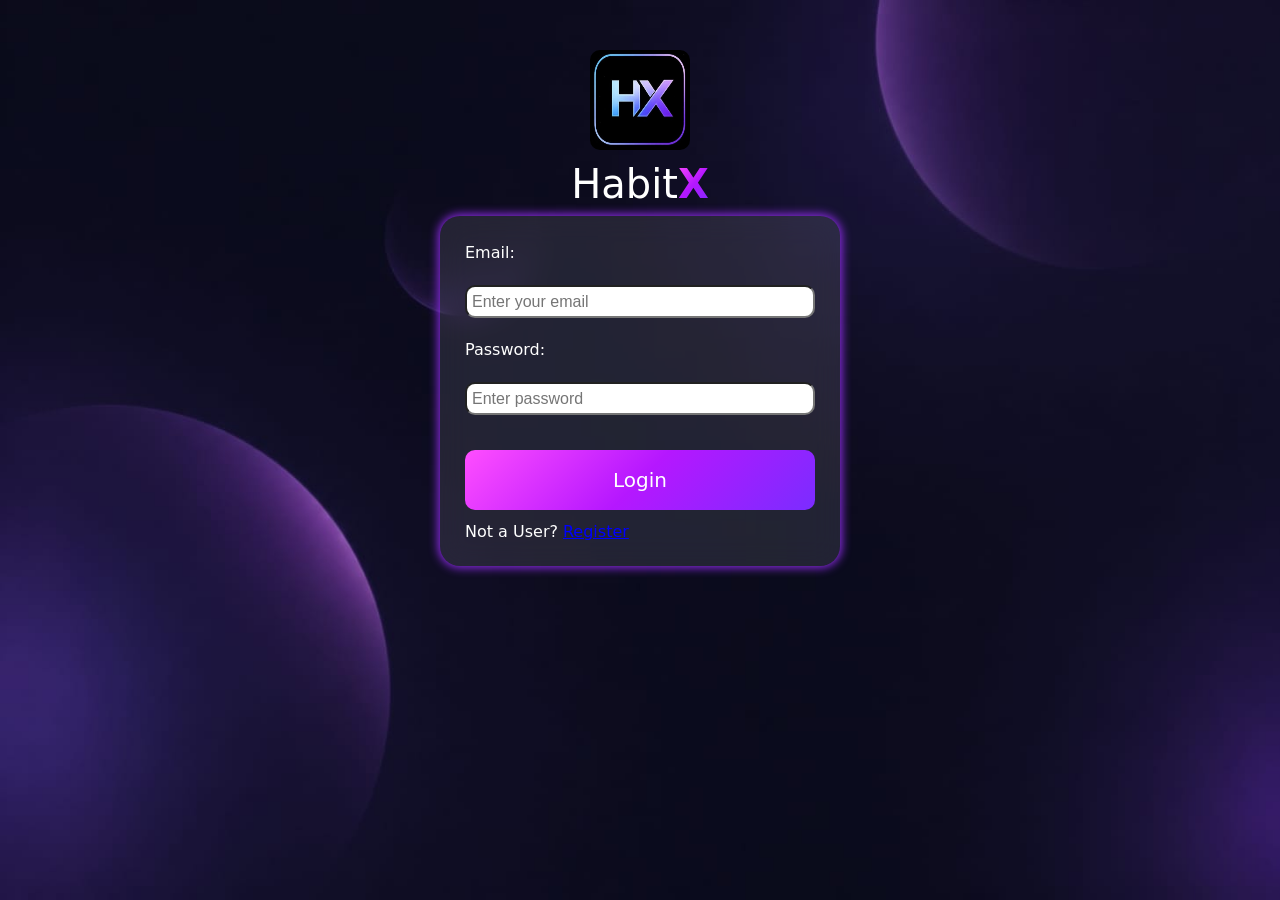
<file: index.html>
<!DOCTYPE html>

<html lang="en">

<head>
    <meta charset="UTF-8">
    <meta name="viewport" content="width=device-width, initial-scale=1.0">

    <title>Login Page</title>

    <link rel="stylesheet" href="Project/CSS/LoginStyle.css">

    <link href="https://cdn.jsdelivr.net/npm/bootstrap@5.3.8/dist/css/bootstrap.min.css" rel="stylesheet" integrity="sha384-sRIl4kxILFvY47J16cr9ZwB07vP4J8+LH7qKQnuqkuIAvNWLzeN8tE5YBujZqJLB" crossorigin="anonymous">

</head>

<body>

    <img id="logo-img" src="Project/Images/HabitX-logo.jpeg" alt="">

    <h1>Habit<span>X</span></h1>

    <form action="Project/HTML/Home.html" method="get" id="login-box">

        <label for="">Email: </label> 
        <input class="input-text" type="email" placeholder="Enter your email">
        <label for="">Password:</label>
        <input class="input-text" type="password" placeholder="Enter password">
        <input id="login-btn" type="submit" value="Login">
        
        <div id="Registerlink-div">
            <p>Not a User?<a href="Project/HTML/Registration.html">Register</a></p>
        </div>

    </form>

</body>

</html>
</file>
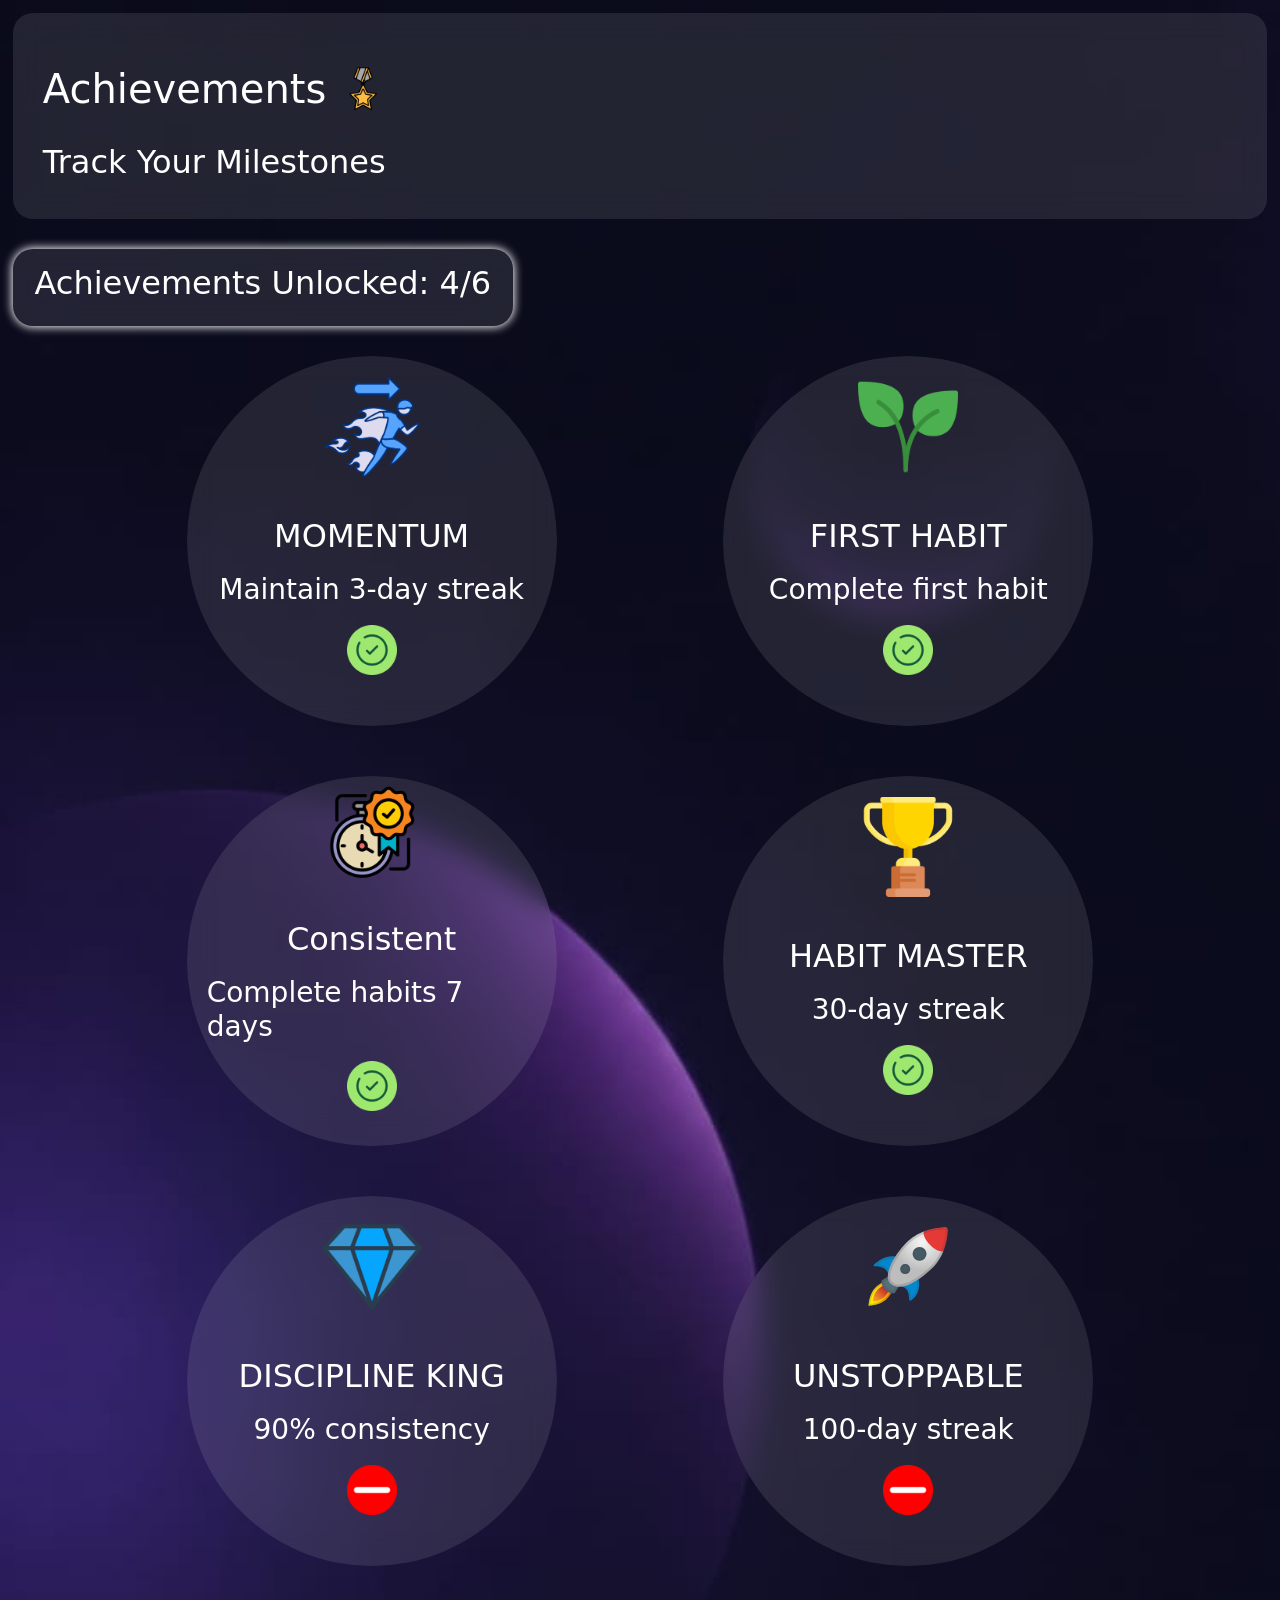
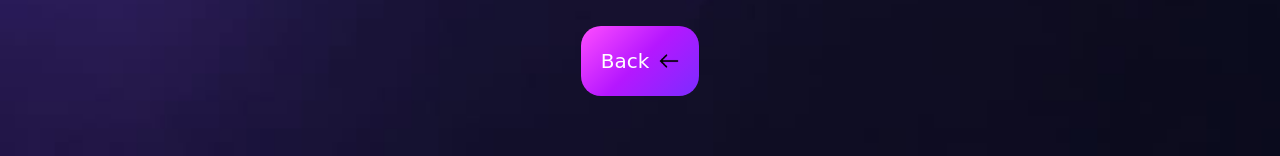
<file: Project/HTML/Achievement.html>
<!DOCTYPE html>
<html lang="en">
<head>
    <meta charset="UTF-8">
    <meta name="viewport" content="width=device-width, initial-scale=1.0">
    <title>Achievement Page</title>

    <link href="https://cdn.jsdelivr.net/npm/bootstrap@5.3.8/dist/css/bootstrap.min.css" rel="stylesheet" integrity="sha384-sRIl4kxILFvY47J16cr9ZwB07vP4J8+LH7qKQnuqkuIAvNWLzeN8tE5YBujZqJLB" crossorigin="anonymous">

    <link rel="stylesheet" href="../CSS/AchievementStyle.css">

</head>
<body>

    <div id="header-div">
        <div id="header">
            <h1>Achievements</h1><img src="../Images/achievement-icon.png"  alt="">
        </div>
        <h2>Track Your Milestones</h2>
    </div>

    <div class="achievement-unlocked">
        <h2>Achievements Unlocked: 4/6 </h2>
    </div>

    <div class="container">

        <div class="row achievement-div">

            <div class="col-md-4 achievement-cards completed"> 
                <img src="../Images/Momentum-icon.png" alt="">
                <h2>MOMENTUM</h2>
                <h3>Maintain 3-day streak</h3>
                <img src="../Images/completed-icon.png" alt="" id="completed-incomplete">
            </div>

            <div class="col-md-4 achievement-cards completed"> 
               <img src="../Images/First-Habit-icon.png" alt="">
               <h2>FIRST HABIT</h2>
               <h3>Complete first habit</h3>
               <img src="../Images/completed-icon.png" alt="" id="completed-incomplete">
            </div>

            <div class="col-md-4 achievement-cards completed"> 
               <img src="../Images/consistent-achievement-icon.png" alt="">
               <h2>Consistent</h2>
               <h3>Complete habits 7 days</h3>
               <img src="../Images/completed-icon.png" alt="" id="completed-incomplete">
            </div>

            <div class="col-md-4 achievement-cards completed"> 
               <img src="../Images/Habit-Master-icon.png" alt="">
               <h2>HABIT MASTER</h2>
               <h3>30-day streak</h3>
               <img src="../Images/completed-icon.png" alt="" id="completed-incomplete">
            </div>

            <div class="col-md-4 achievement-cards incomplete"> 
               <img src="../Images/Discipline-king-icon.png" alt="">
               <h2>DISCIPLINE KING</h2>
               <h3>90% consistency</h3>
               <img src="../Images/incomplete-icon.webp" alt="" id="completed-incomplete">
            </div>

            <div class="col-md-4 achievement-cards incomplete"> 
               <img src="../Images/Unstoppable-icon.svg" alt="">
               <h2>UNSTOPPABLE</h2>
               <h3>100-day streak</h3>
               <img src="../Images/incomplete-icon.webp" alt="" id="completed-incomplete">
            </div>

        </div>

    </div>

    <div id="Back-div">
        <a href="./Home.html">Back <img src="../Images/return-icon.png" alt=""></a>
    </div>

</body>
</html>
</file>
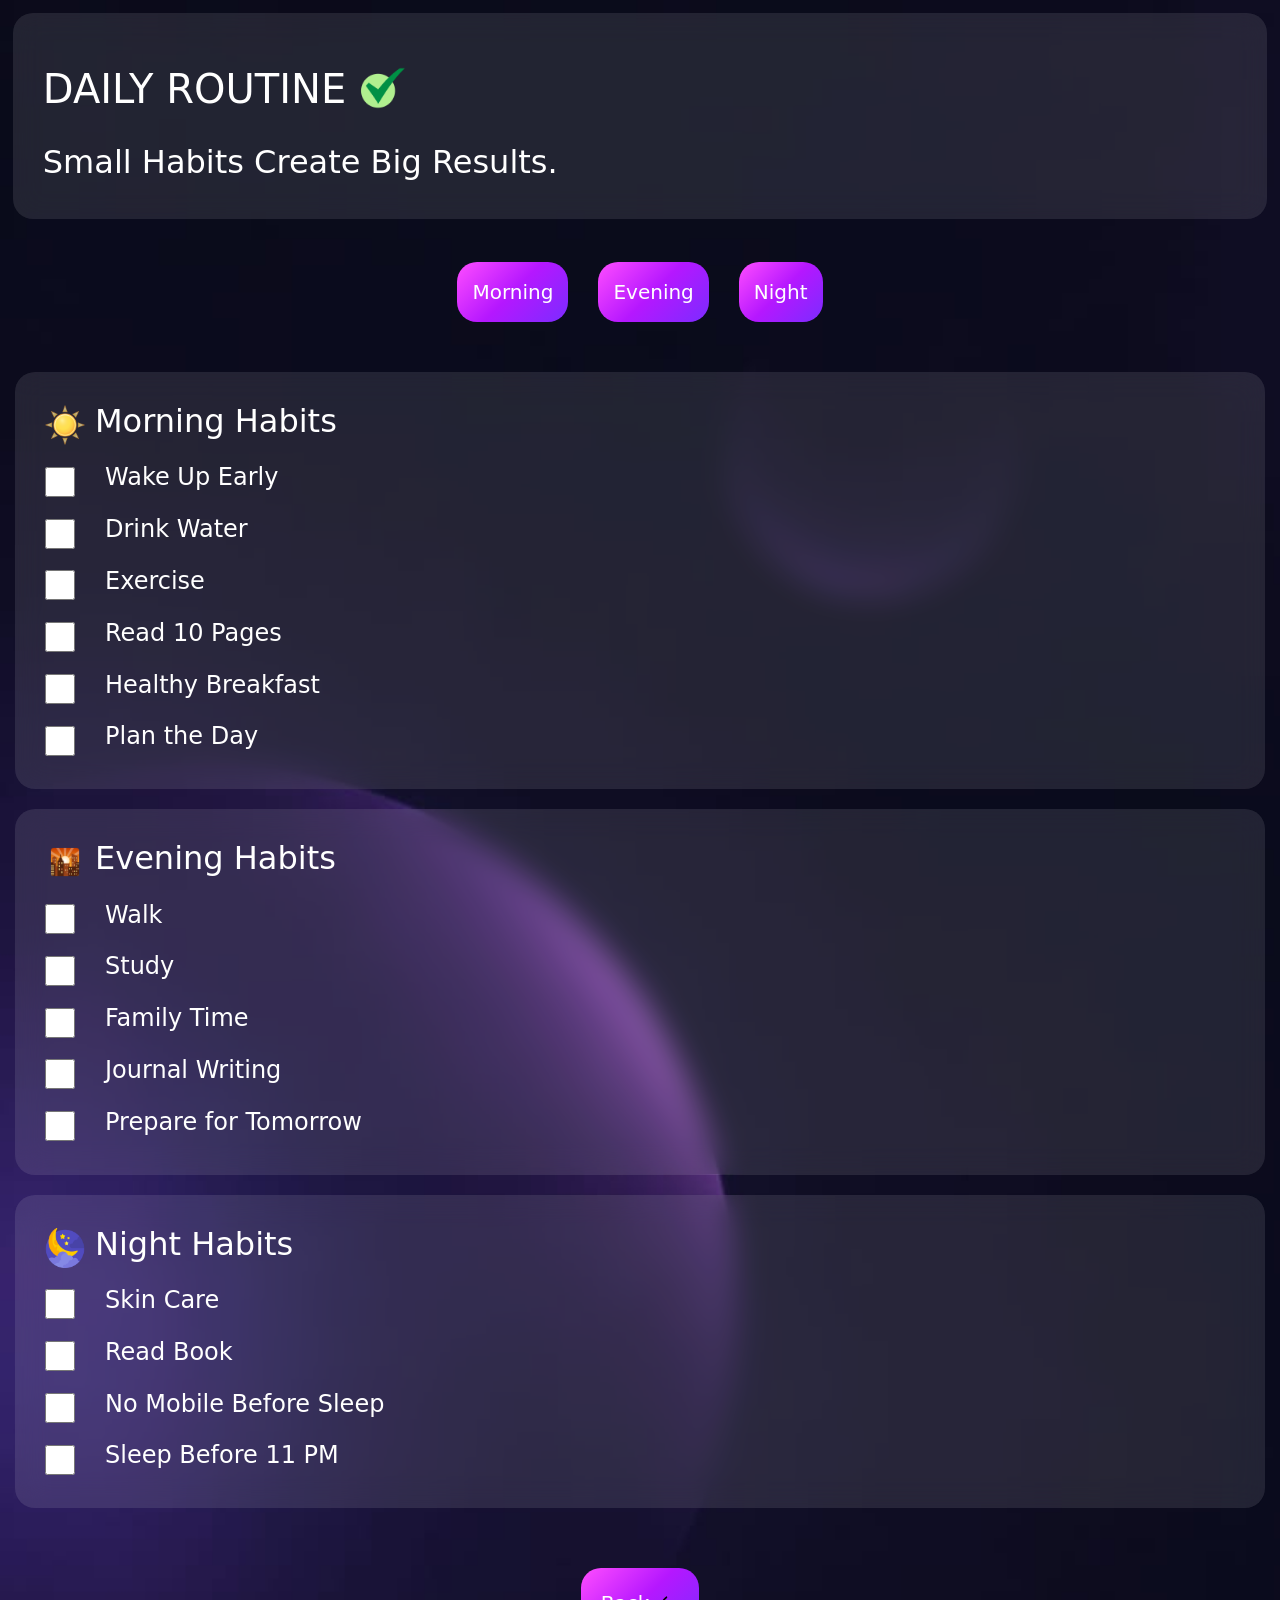
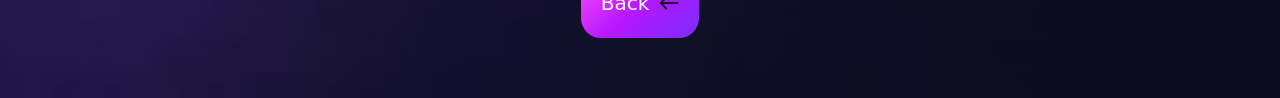
<file: Project/HTML/Habits.html>
<!DOCTYPE html>
<html lang="en">
<head>
    <meta charset="UTF-8">
    <meta name="viewport" content="width=device-width, initial-scale=1.0">

    <title>View Habits</title>

    <link href="https://cdn.jsdelivr.net/npm/bootstrap@5.3.8/dist/css/bootstrap.min.css" rel="stylesheet" integrity="sha384-sRIl4kxILFvY47J16cr9ZwB07vP4J8+LH7qKQnuqkuIAvNWLzeN8tE5YBujZqJLB" crossorigin="anonymous">

    <link rel="stylesheet" href="../CSS/HabitsStyle.css">
</head>
<body>

    <div id="header-div">
        <div id="header">
            <h1>DAILY ROUTINE</h1><img src="../Images/tick-mark-icon.png"  alt="">
        </div>
        <h2>Small Habits Create Big Results.</h2>
    </div>

    <div id="nav-bar">
        <a href="#Morning">Morning</a>
        <a href="#Evening">Evening</a>
        <a href="#Night">Night</a>
    </div>

    <div class="routine-div" id="Morning">
        <div class="habits-header">
            <img src="../Images/sun-icon.png" alt=""><h2>Morning Habits</h2>
        </div>
        <div class="Habits">
            <input type="checkbox"><h4>Wake Up Early</h4>
        </div>
        <div class="Habits">
            <input type="checkbox"><h4>Drink Water</h4>
        </div>
        <div class="Habits">
            <input type="checkbox"><h4>Exercise</h4>
        </div>
        <div class="Habits">
            <input type="checkbox"><h4>Read 10 Pages</h4>
        </div>
        <div class="Habits">
            <input type="checkbox"><h4>Healthy Breakfast</h4>
        </div>
        <div class="Habits">
            <input type="checkbox"><h4>Plan the Day</h4>
        </div>        
        </div>
    </div>

    <div class="routine-div" id="Evening">
        <div class="habits-header">
            <img src="../Images/sunset-icon.png" alt=""><h2>Evening Habits</h2>
        </div>
        <div class="Habits">
            <input type="checkbox"><h4>Walk</h4>
        </div>
        <div class="Habits">
            <input type="checkbox"><h4>Study</h4>
        </div>
        <div class="Habits">
            <input type="checkbox"><h4>Family Time</h4>
        </div>
        <div class="Habits">
            <input type="checkbox"><h4>Journal Writing</h4>
        </div>
        <div class="Habits">
            <input type="checkbox"><h4>Prepare for Tomorrow</h4>
        </div>      
        </div>
    </div>

    <div class="routine-div" id="Night">
        <div class="habits-header">
            <img src="../Images/moon-icon.png" alt=""><h2>Night Habits</h2>
        </div>
        <div class="Habits">
            <input type="checkbox"><h4>Skin Care</h4>
        </div>
        <div class="Habits">
            <input type="checkbox"><h4>Read Book</h4>
        </div>
        <div class="Habits">
            <input type="checkbox"><h4>No Mobile Before Sleep</h4>
        </div>
        <div class="Habits">
            <input type="checkbox"><h4>Sleep Before 11 PM</h4>
        </div>
        </div>      
        </div>
    </div>

    <div id="Back-div">
        <a href="./Home.html">Back <img src="../Images/return-icon.png" alt=""></a>
    </div>

</body>
</html>
</file>
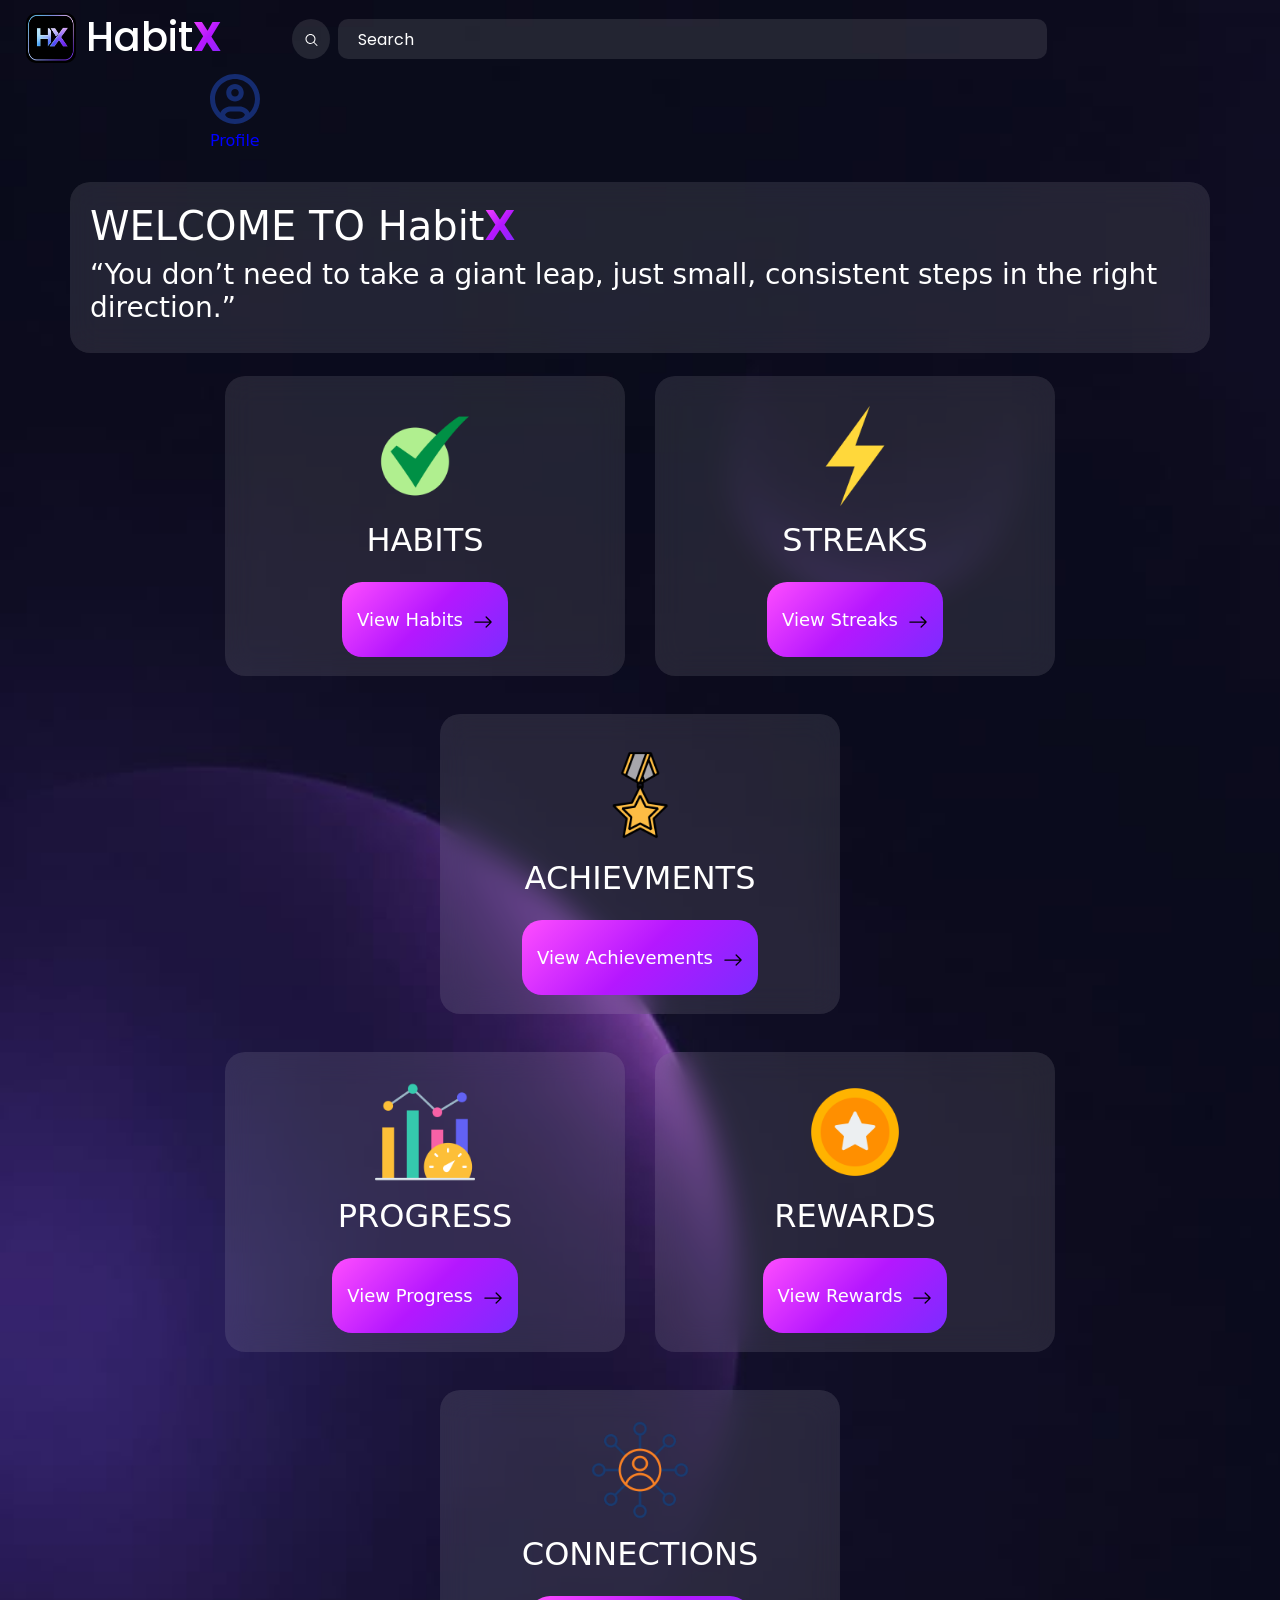
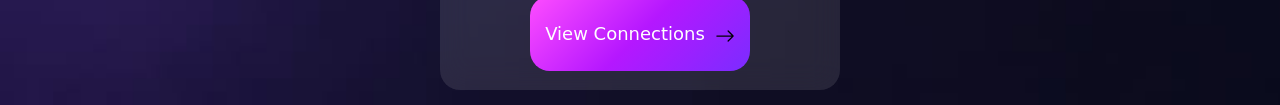
<file: Project/HTML/Home.html>
<!DOCTYPE html>
<html lang="en">

<head>
    <meta charset="UTF-8">
    <meta name="viewport" content="width=device-width, initial-scale=1.0">

    <title>Home Page</title>

    <link href="https://cdn.jsdelivr.net/npm/bootstrap@5.3.8/dist/css/bootstrap.min.css" rel="stylesheet" integrity="sha384-sRIl4kxILFvY47J16cr9ZwB07vP4J8+LH7qKQnuqkuIAvNWLzeN8tE5YBujZqJLB" crossorigin="anonymous">

    <link rel="stylesheet" href="../CSS/HomeStyle.css">

    <style>
        @import url('https://fonts.googleapis.com/css2?family=Poppins:ital,wght@0,100;0,200;0,300;0,400;0,500;0,600;0,700;0,800;0,900;1,100;1,200;1,300;1,400;1,500;1,600;1,700;1,800;1,900&display=swap');
    </style>

</head>

<body>

    <!-- Header Section -->
    <div id="header">
        <div id="header-left">
            <img src="../Images/HabitX-logo.jpeg" alt="">
            <h1>Habit<span>X</span></h1>
        </div>

        <div id="header-center">
            <button><img src="../Images/search-icon.svg" alt=""></button><input type="text" placeholder="Search">
        </div>

        <div id="header-right">
            <img src="../Images/profile-icon.svg" alt="">
            <p>Profile</p>
        </div>
    </div>

    <!-- Hero Section -->
    <div class="container-xl" id="hero-div">
        <h1>WELCOME TO Habit<span>X</span></h1>
        <h3>“You don’t need to take a giant leap, just small, consistent steps in the right direction.”</h3>
    </div>

    <!-- Cards Section -->
    <div class="row g-2 container-xl card-div">

        <div class="col-md-4 cards">
            <img src="../Images/tick-mark-icon.png" alt="">
            <h2>HABITS</h2>
            <a href="Habits.html"><button>View Habits <img src="../Images/arrow-right.svg" alt=""></button></a>
        </div>

        <div class="col-md-4 cards">
            <img src="../Images/streaks-icon.png" alt="">
            <h2>STREAKS</h2>
            <a href="Streaks.html"><button>View Streaks <img src="../Images/arrow-right.svg" alt=""></button></a>
        </div>

        <div class="col-md-4 cards">
            <img src="../Images/achievement-icon.png" alt="">
            <h2>ACHIEVMENTS</h2>
            <a href="Achievement.html"><button>View Achievements <img src="../Images/arrow-right.svg" alt=""></button></a>
        </div>

    </div>

    <div class="row g-2 container-xl card-div">
        <div class="col-md-4 cards">
            <img src="../Images/Progress-icon.png" alt="">
            <h2>PROGRESS</h2>
            <a href=""><button>View Progress<img src="../Images/arrow-right.svg" alt=""></button></a>
        </div>
        <div class="col-md-4 cards">
            <img src="../Images/reward-icon.png" alt="">
            <h2>REWARDS</h2>
            <a href=""><button>View Rewards<img src="../Images/arrow-right.svg" alt=""></button></a>
        </div>
        <div class="col-md-4 cards">
            <img src="../Images/connection-icon.png" alt="">
            <h2>CONNECTIONS</h2>
            <a href=""><button>View Connections<img src="../Images/arrow-right.svg" alt=""></button></a>
        </div>
    </div>

</body>

</html>
</file>
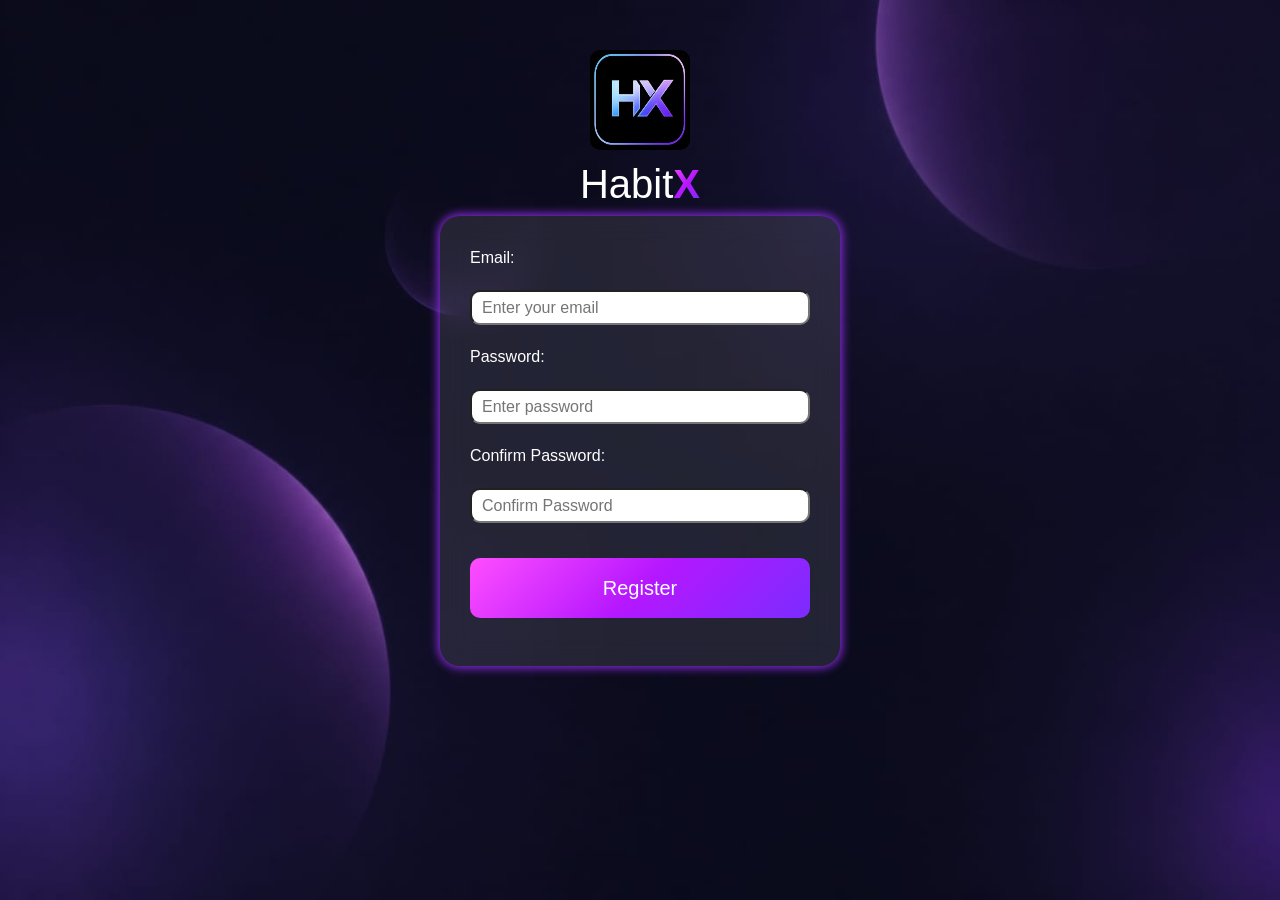
<file: Project/HTML/Registration.html>
<!DOCTYPE html>

<html lang="en">

<head>
    <meta charset="UTF-8">
    <meta name="viewport" content="width=device-width, initial-scale=1.0">

    <title>Registration Page</title>

    <link href="https://cdn.jsdelivr.net/npm/bootstrap@5.3.8/dist/css/bootstrap.min.css" rel="stylesheet" integrity="sha384-sRIl4kxILFvY47J16cr9ZwB07vP4J8+LH7qKQnuqkuIAvNWLzeN8tE5YBujZqJLB" crossorigin="anonymous">


    <link rel="stylesheet" href="../CSS/RegistrationStyle.css">

</head>

<body>

    <img id="logo-img" src="../Images/HabitX-logo.jpeg" alt="">

    <h1>Habit<span>X</span></h1>

    <form action="Login.html" method="post" id="Registration-box">

        <label for="">Email: </label> 
        <input class="input-text" type="email" required placeholder="Enter your email">
        <label for="">Password: </label>
        <input class="input-text" type="password" required placeholder="Enter password">
        <label for="">Confirm Password: </label>
        <input class="input-text" type="password" required placeholder="Confirm Password">
        <input id="Register-btn" type="submit" value="Register">
        
    </form>

</body>

</html>
</file>
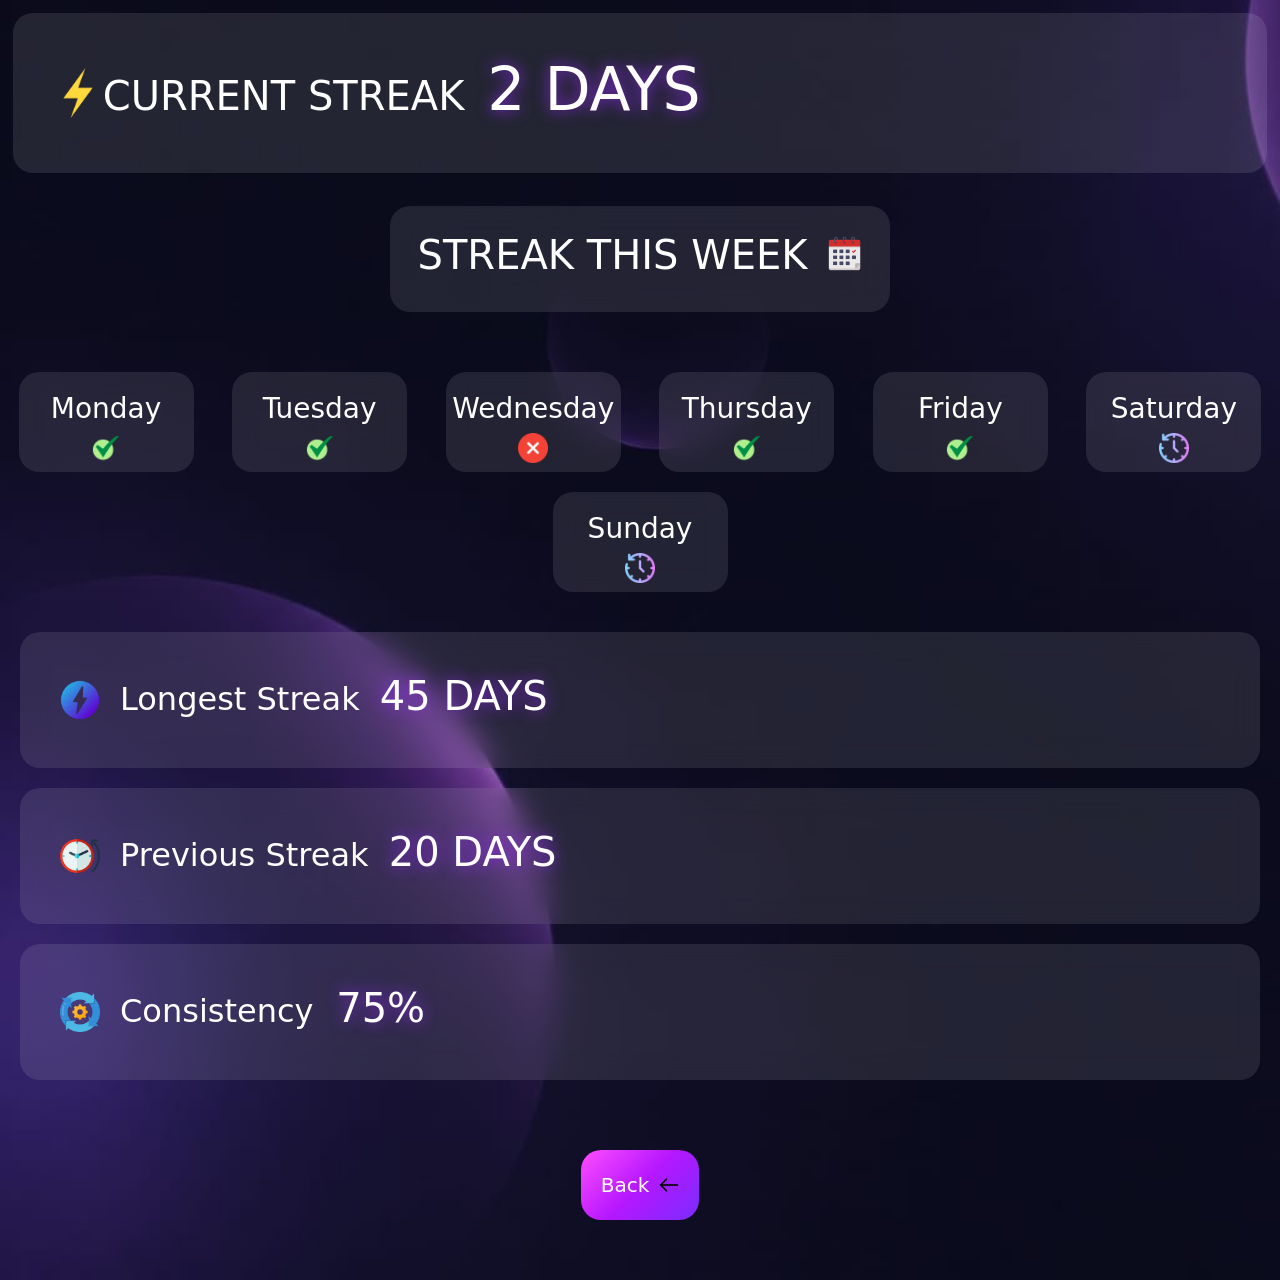
<file: Project/HTML/Streaks.html>
<!DOCTYPE html>
<html lang="en">
<head>
    <meta charset="UTF-8">
    <meta name="viewport" content="width=device-width, initial-scale=1.0">
    
    <title>Streaks Page</title>

    <link href="https://cdn.jsdelivr.net/npm/bootstrap@5.3.8/dist/css/bootstrap.min.css" rel="stylesheet" integrity="sha384-sRIl4kxILFvY47J16cr9ZwB07vP4J8+LH7qKQnuqkuIAvNWLzeN8tE5YBujZqJLB" crossorigin="anonymous">

    <link rel="stylesheet" href="../CSS/StreaksStyle.css">
</head>
<body>

    <div id="Header-div">
        <img src="../Images/streaks-icon.png" alt=""><h1>CURRENT STREAK <span>2 DAYS</span> </h1>
    </div>

    <div  id="weekly-streak">
        <div id="heading-div">
            <h1>STREAK THIS WEEK </h1><img src="../Images/calendar-icon.png" alt="">
        </div>
        <div id="calendar-div">
            <div class="date-div completed">
                <h3>Monday</h3> <img src="../Images/tick-mark-icon.png" alt=""> 
            </div>
            <div class="date-div completed">
                <h3>Tuesday</h3> <img src="../Images/tick-mark-icon.png" alt=""> 
            </div>
            <div class="date-div" id="missed">
                <h3>Wednesday</h3> <img src="../Images/cross-icon.png" alt=""> 
            </div>
            <div class="date-div completed">
                <h3>Thursday</h3> <img src="../Images/tick-mark-icon.png" alt=""> 
            </div>
            <div class="date-div completed">
                <h3>Friday</h3> <img src="../Images/tick-mark-icon.png" alt=""> 
            </div>
            <div class="date-div not-arrived">
                <h3>Saturday</h3> <img src="../Images/Missing-icon.png" alt=""> 
            </div>
            <div class="date-div not-arrived">
                <h3>Sunday</h3> <img src="../Images/Missing-icon.png" alt=""> 
            </div>
        </div>
    </div>

    <div id="streak-info-div">
        <div class="streak-info">
           <img src="../Images/long-streak-icon.png" alt=""><h2>Longest Streak <span>45 DAYS</span></h2>
        </div>
        <div class="streak-info">
            <img src="../Images/previos-streak-icon.png" alt=""><h2>Previous Streak <span>20 DAYS</span></h2>
        </div>
        <div class="streak-info">
             <img src="../Images/consistency-icon.png" alt=""><h2>Consistency<span> 75%</span></h2>
        </div>
    </div>

    <div id="Back-div">
        <a href="./Home.html">Back <img src="../Images/return-icon.png" alt=""></a>
    </div>

</body>
</html>
</file>
<file: Project/CSS/LoginStyle.css>
body{
    margin: 0;
    height: 100vh;
    display: flex;
    flex-direction: column;
    align-items: center;
    background: url(../Images/Background-image2.jpeg);
    background-repeat: no-repeat;
    background-size: cover;
    animation: fadeIn 0.5s ease;
    font-family: "Poppins", sans-serif;
}

@keyframes fadeIn{
    from{
        opacity: 0;
        transform: translateY(20px);
    }
    to{
        opacity: 1;
        transform: translateY(0);
    }
}

#login-box{
    width: 400px;
    height: 350px;
    display: flex;
    flex-direction: column;
    padding: 15px;
    border-radius: 20px;
    background-color: rgba(255, 255, 255, 10%);
    backdrop-filter: blur(15px);
    -webkit-backdrop-filter: blur(15px);
    border-radius: 20px;
    box-shadow: 0 0 10px 2px blueviolet;
}

label{
    margin: 10px;
    color: white;
}

.input-text{
    margin: 10px;
    height: 35px;
    padding: 5px;
    border-radius: 10px;
}

.input-text::placeholder{
    font-family: "Poppins", sans-serif;
}

#login-btn{
    margin-top: 25px;
    margin-left: 10px;
    margin-right: 10px;
    padding: 15px;
    border: none;
    border-radius: 10px;
    background: linear-gradient(135deg,#ff4dff,#b517ff,#7b2cff) ;
    color: white;
    font-size: 20px;
    transition: 0.3s;
}

#login-btn:hover{
    transform: scale(1.05);
    cursor: pointer;
}

h1{
    color: white !important;
}

span{
    font-weight: bold;
    background: linear-gradient(135deg,#ff4dff,#b517ff,#7b2cff);
    background-clip: text;
    -webkit-background-clip: text;
    -webkit-text-fill-color: transparent;
}

#logo-img{
    height: 100px;
    width: 100px;
    margin-top: 50px;
    margin-bottom: 10px;
    border-radius: 10px;
}

#Registerlink-div{
    margin-left: 10px;
    margin-top: 10px;
    color: white;
}

#Registerlink-div a{
    margin-left: 5px;
    color: blue;
}
</file>
<file: Project/CSS/AchievementStyle.css>
body{
    margin: 0;
    background: url(../Images/Background-image2.jpeg);
    background-repeat: no-repeat;
    background-size: cover;
    animation: fadeIn 0.5s ease;
}

@keyframes fadeIn{
    from{
        transform: translateY(20px);
        opacity: 0;
    }
    to{
        transform: translateY(0);
        opacity: 1;
    }
}

/* HEADER SECTION */
#header-div{
    border: none;
    color: white;
    margin: 1%;
    padding: 30px;
    background: rgba(255, 255, 255, 10%);
    backdrop-filter: blur(15px);
    border-radius: 20px;
}

#header-div:hover{
    box-shadow: 0 0 10px 2px blueviolet;
}

#header{
    display: flex;
    align-items: center;
    gap: 1%;
    height: 100px;
}

#header img{
    height: 50px;
    width: 50px;
    margin-bottom: 10px;
}
/* HEADER SECTION */

.achievement-unlocked{
    background: rgba(255, 255, 255, 10%);
    backdrop-filter: blur(15px);
    color: white;
    padding: 15px;
    width: 500px;
    margin: 30px 1%;
    text-align: center;
    border-radius: 20px;
    box-shadow: 0 0 10px 1px white;
}

/* ACHIEVEMENT SECTION */
.achievement-div{
   display: flex;
   justify-content: space-evenly;
   margin-bottom: 30px;
   gap: 50px;
}

.achievement-cards{
    display: flex;
    flex-direction: column;
    align-items: center;
    justify-content: center;
    width: 370px;
    height: 370px;
    padding: 20px;
    gap: 10px;
    border-radius: 50%;
    background: rgba(255, 255, 255, 10%);
    backdrop-filter: blur(15px);
    color: white;
}

.completed:hover{
    box-shadow: 0 0 10px 1px gold;
}

.incomplete:hover{
    box-shadow: 0 0 10px 1px red;
}

.achievement-cards img{
    height: 100px;
    width: 100px;
    margin-bottom: 30px;
}

#completed-incomplete{
    height: 50px;
    width: 50px;
}
/* ACHIEVEMENT SECTION */

#Back-div{
    padding: 30px;
    margin: 30px auto;
    display: flex;
    justify-content: center;
}

#Back-div a{
    display: flex;
    text-decoration: none;
    color: white;
    font-size: 20px;
    padding: 20px;
    border-radius: 20px;
    background: linear-gradient(135deg,#ff4dff,#b517ff,#7b2cff);
    gap: 10px;
    align-items: center;
}

#Back-div a img{
    height: 20px;
    width: 20px;
}

#Back-div a:hover{
    transform: scale(1.05);
}
</file>
<file: Project/CSS/HabitsStyle.css>
html{
    scroll-behavior: smooth;
}

body{
    margin: 0;
    min-height: 100vh;
    background: url(../Images/Background-image2.jpeg);
    background-repeat: no-repeat;
    background-size: cover;
    animation: fadeIn 0.5s ease;
}

@keyframes fadeIn{
    from{
        transform: translateY(-20px);
        opacity: 0;
    }
    to{
        transform: translate(0);
        opacity: 1;
    }
}

/* Header section */
#header-div{
    border: none;
    color: white;
    margin: 1%;
    padding: 30px;
    background: rgba(255, 255, 255, 10%);
    backdrop-filter: blur(15px);
    border-radius: 20px;
}

#header-div:hover{
    box-shadow: 0 0 10px 2px blueviolet;
}

#header{
    display: flex;
    align-items: center;
    gap: 1%;
    height: 100px;
}

#header img{
    height: 50px;
    width: 50px;
    margin-bottom: 10px;
}
/* Header-section */


/* Nav section */
#nav-bar{
    display: flex;
    justify-content: center;
    margin: 0 auto;
    gap: 30px;
    padding: 30px;
    position: sticky;
    z-index: 1;
    top: 10px;
}

#nav-bar a{
    text-decoration: none;
    font-size: 20px;
    padding: 15px;
    color: white;
    border: none;
    border-radius: 20px;
    background: linear-gradient(135deg,#ff4dff,#b517ff,#7b2cff);
}

#nav-bar a:hover{
    transform: scale(1.05);
}
/* Nav section */

/* Habits Section */
.routine-div{
    display: flex;
    flex-direction: column;
    color: white;
    background: rgba(255, 255, 255, 10%);
    backdrop-filter: blur(15px);
    border-radius: 20px;
    margin: 20px 15px;
    padding: 30px;
    gap: 15px;
}

.routine-div:hover{
    box-shadow: 0 0 10px 2px white;
}

.habits-header{
    display: flex;
    align-items: center;
    gap: 10px;
}

.habits-header img{
    height: 40px;
    width: 40px;
}

.Habits{
    display: flex;
    gap: 30px;
    align-items: center;
}

.Habits input{
    height: 30px;
    width: 30px;
}
/* Habits Section */

/* Back Button */
#Back-div{
    padding: 30px;
    margin: 30px auto;
    display: flex;
    justify-content: center;
}

#Back-div a{
    display: flex;
    text-decoration: none;
    color: white;
    font-size: 20px;
    padding: 20px;
    border-radius: 20px;
    background: linear-gradient(135deg,#ff4dff,#b517ff,#7b2cff);
    gap: 10px;
    align-items: center;
}

#Back-div a img{
    height: 20px;
    width: 20px;
}

#Back-div a:hover{
    transform: scale(1.05);
}

@media  screen and (max-width:768px) {
   #header-div{
        width: 90;
        margin: 10px auto;
   }
}
</file>
<file: Project/CSS/HomeStyle.css>
body{
    margin: 0;
    min-height: 100vh;
    width: 100%;
    background: linear-gradient(135deg,#000000,#14002e,#240046,#3c096c);  
    background: url(../Images/Background-image2.jpeg);
    background-repeat: no-repeat;
    background-size: cover;
    animation: fadeIn 0.5s ease;
}

@keyframes fadeIn{
    from{
        transform: translateY(20px);
        opacity: 0;
    }
    to{
        transform: translateY(0);
        opacity: 1;
    }
}

/* Header section */
#header{
    display: flex;
    width: 100%;
    flex-wrap: wrap;
    margin: 1%;
}

#header-left{
    display: flex;
    margin-left: 1%;
    gap: 10px;
}

#header-left img{
    height: 50px;
    width: 50px;
    border-radius: 10px;
}


#header-left h1{
    color: white;
    font-family: "Poppins", sans-serif;
}

span{
    font-weight: bold;
    background: linear-gradient(135deg,#ff4dff,#b517ff,#7b2cff);
    background-clip: text;
    -webkit-background-clip: text;
    -webkit-text-fill-color: transparent;
}

#header-center{
    display: flex;
    width: 60%;
    padding: 0.5%;
    gap: 1%;
    margin-left: 5%;
}

#header-center input{
    padding: 20px;
    height: 25px;
    width: 100%;;
    border-radius: 10px;
    background: rgba(255, 255, 255, 10%);
    border: none;
}

#header-center input::placeholder{
    font-family: "Poppins", sans-serif;
    color: white
}


#header-center button{
    height: 40px;
    width: 40px;
    border-radius: 50%;
    background: rgba(255, 255, 255, 10%);
    border: none;
}

#header-center button:hover{
    transform: scale(1.05);
}

#header-center button img{
    height: 20px;
    width: 15px;
}

#header-right{
    display: flex;
    flex-direction: column;
    margin-left: 15%;
    align-items: center;
}

#header-right p{
    color: blue;
}

#header-right img{
    height: 60px;
    width: 60px;
}

#header-right img:hover{
    transform: scale(1.05);
}

#header-right p:hover{
    cursor: pointer;
}
/* Header section */


/* Hero section */
#hero-div{
    color: white;
    background: rgba(255, 255, 255, 10%);
    padding: 20px;
    backdrop-filter: blur(15px);
    -webkit-backdrop-filter: blur(15px);
    border-radius: 20px;
 }

 #hero-div:hover{
    transform: scale(1.05);
    box-shadow:  0 0 10px 2px blueviolet;
 }
/* Hero section */


/* Cards Section */
.card-div{
    display: flex;
    flex-wrap: wrap;
    margin-top: 50px;
    padding: 15px;
    justify-content: center;
    margin-bottom: 50px;
    gap: 30px;
    align-items: center;
    margin: 0 auto;
}

.cards{
    height: 300px;
    width: 400px;
    background: rgba(255, 255, 255, 10%);
    backdrop-filter: blur(15px);
    display: flex;
    flex-direction: column;
    justify-content: flex-start;
    align-items: center;
    gap: 15px;
    padding: 15px;
    border-radius: 20px;
    color: white;
}

.cards:hover{
    transform: scale(1.05);
    box-shadow: 0 0 10px 2px white;
}

.cards img{
    margin-top: 15px;
    height: 100px;
    width: 100px;
}

.cards a{
    text-decoration: none;
    font-size: 18px;
}

.cards button{
    display: flex;
    justify-content: center;
    align-items: center;
    padding: 15px;
    border-radius: 20px;
    color: white;
    border: none;
    background: linear-gradient(135deg,#ff4dff,#b517ff,#7b2cff);
}

.cards button:hover{
    transform: scale(1.05);
}

.cards button img{
    margin-left: 10px;
    height: 20px;
    width: 20px;
    margin-bottom: 10px;
}

@media screen and (max-width: 768px) {
    #header{
        flex-direction: column;
        align-items: center;
        padding: 15px;
    }

    #header-left img{
        height: 30px;
        width: 30px;
    }

    #header-center input{
        width: 90%;
    }

    #hero-div{
        width: 90%;
        margin: auto;
        padding: 20px;
    }

    .card-div{
        display: flex;
        flex-direction: column;
        align-items: center;
        justify-content: center;
        gap: 30px;
    }

    .cards{
        width: 90%;
        height: auto;
        padding: 30px 20px;
    }

    .cards button{
        width: 80%;
    }

}
</file>
<file: Project/CSS/RegistrationStyle.css>
body{
    margin: 0;
    height: 100vh;
    display: flex;
    flex-direction: column;
    align-items: center;
    font-family: "Inter", sans-serif;
    background: url(../Images/Background-image2.jpeg);
    background-repeat: no-repeat;
    background-size: cover;
    animation: fadeIn 0.5s ease;
}

@keyframes fadeIn{
    from{
        opacity: 0;
        transform: translateY(20px);
    }
    to{
        opacity: 1;
        transform: translateY(0);
    }
}

#Registration-box{
    width: 400px;
    height: 450px;
    display: flex;
    flex-direction: column;
    padding: 20px;
    border-radius: 20px;
    background-color: rgba(255, 255, 255, 10%);
    backdrop-filter: blur(15px);
    -webkit-backdrop-filter: blur(15px);
    border-radius: 20px;
    box-shadow: 0 0 10px 2px blueviolet;
}

label{
    margin: 10px;
    color: white;
}

.input-text{
    margin: 10px;
    height: 35px;
    padding: 10px;
    border-radius: 10px;
}

.input-text::placeholder{
    font-family: "Poppins", sans-serif;
}

#Register-btn{
    margin-top: 25px;
    margin-left: 10px;
    margin-right: 10px;
    padding: 15px;
    border: none;
    border-radius: 10px;
    background: linear-gradient(135deg,#ff4dff,#b517ff,#7b2cff) ;
    color: white;
    font-size: 20px;
    transition: 0.3s;
}

#Register-btn:hover{
    transform: scale(1.05);
    cursor: pointer;
}

h1{
    color: white;
}

span{
    font-weight: bold;
    background: linear-gradient(135deg,#ff4dff,#b517ff,#7b2cff);
    background-clip: text;
    -webkit-background-clip: text;
    -webkit-text-fill-color: transparent;
}

#logo-img{
    height: 100px;
    width: 100px;
    margin-top: 50px;
    margin-bottom: 10px;
    border-radius: 10px;
}
</file>
<file: Project/CSS/StreaksStyle.css>
body{
    margin: 0;
    min-height: 100vh;
    background: url(../Images/Background-image2.jpeg);
    background-repeat: no-repeat;
    background-size: cover;
    animation: fadeIn 0.5s ease;
}

@keyframes fadeIn{
    from{
        transform: translateY(20px);
        opacity: 0;
    }
    to{
        transform: translateY(0);
        opacity: 1;
    }
}

/* Header div */
#Header-div{
    display: flex;
    background: rgba(255,255,255, 10%);
    padding: 40px;
    align-items: center;
    color: white;
    margin: 1%;
    border-radius: 20px;
}

#Header-div img{
    height: 50px;
    width: 50px;
}

#Header-div span{
    color: white;
    margin-left: 10px;
    font-size: 60px;
    text-shadow: 0 0 5px blueviolet;
    text-shadow: 0 0 10px blueviolet;
    text-shadow: 0 0 15px blueviolet;
}

#Header-div:hover{
    box-shadow: 0 0 10px 1px blueviolet;
}
/* Header div */

/* Weekly-streak div */
#weekly-streak{
    display: flex;
    flex-direction: column;
    color: white;
    gap: 20px;
}
#heading-div{
    display: flex;
    justify-content: center;
    padding: 25px;
    align-items: center;
    background: rgba(255,255,255, 10%);
    backdrop-filter: blur(15px);
    margin: 20px auto;
    width: 500px;
    border-radius: 20px;
}

#heading-div:hover{
    box-shadow: 0 0 10px 1px white;
}

#heading-div h1{
    align-self: center;
}

#heading-div img{
    height: 35px;
    width: 35px;
    margin-left: 20px;
    margin-bottom: 10px;
}

#calendar-div{
    display: flex;
    justify-content: space-evenly;
    flex-wrap: wrap;
    gap: 20px;
    margin-top: 20px;
}

.date-div{
    height: 100px;
    width: 175px;
    font-size: 10px;
    display: flex;
    flex-direction: column;
    align-items: center;
    background: rgba(255,255,255,10%);
    backdrop-filter: blur(15px);
    padding: 20px;
    color: white;
    border-radius: 20px;
}

.date-div img{
    height: 30px;
    width: 30px;
}

.completed:hover{
    box-shadow: 0 0 10px 1px lime;
}

#missed:hover{
    box-shadow: 0 0 10px 1px red;
}

.not-arrived:hover{
    box-shadow: 0 0 10px 1px blue;
}
/* Weekly-streak div */

/* Streak info div */
#streak-info-div{
    display: flex;
    flex-direction: column;
    margin: 40px 20px; 
    gap: 20px;
}

.streak-info{
    display: flex;
    align-items: center;
    gap: 20px;
    background: rgba(255,255,255, 10%);
    backdrop-filter: blur(15px);
    color: white;
    padding: 40px;
    border-radius: 20px;
}

.streak-info:hover{
 box-shadow: 0 0 10px 1px white;
}

.streak-info img{
    height: 40px;
    width: 40px;
}

.streak-info span{
    color: white;
    margin-left: 10px;
    font-size: 40px;
    text-shadow: 0 0 5px blueviolet;
    text-shadow: 0 0 10px blueviolet;
    text-shadow: 0 0 15px blueviolet;
}
/* Streak info div */

#Back-div{
    padding: 30px;
    margin: 30px auto;
    display: flex;
    justify-content: center;
}

#Back-div a{
    display: flex;
    text-decoration: none;
    color: white;
    font-size: 20px;
    padding: 20px;
    border-radius: 20px;
    background: linear-gradient(135deg,#ff4dff,#b517ff,#7b2cff);
    gap: 10px;
    align-items: center;
}

#Back-div a img{
    height: 20px;
    width: 20px;
}

#Back-div a:hover{
    transform: scale(1.05);
}
</file>
